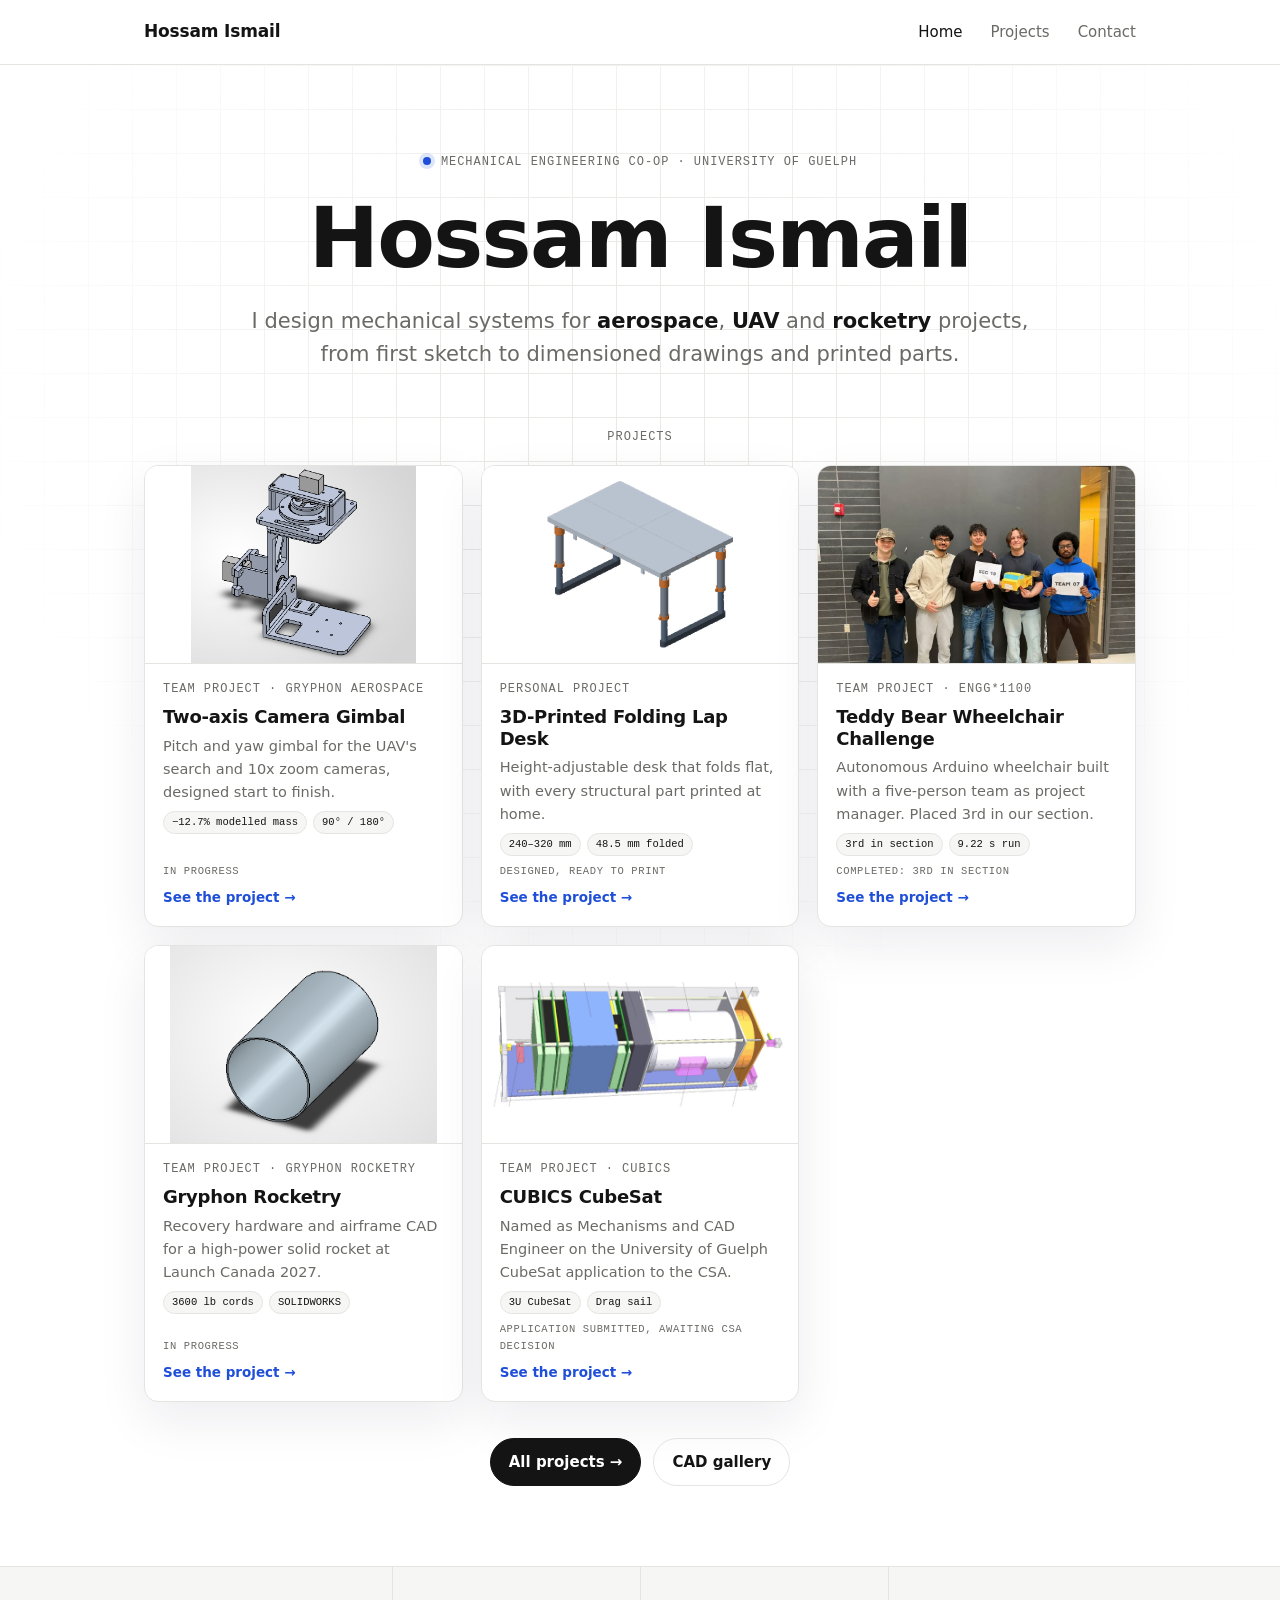
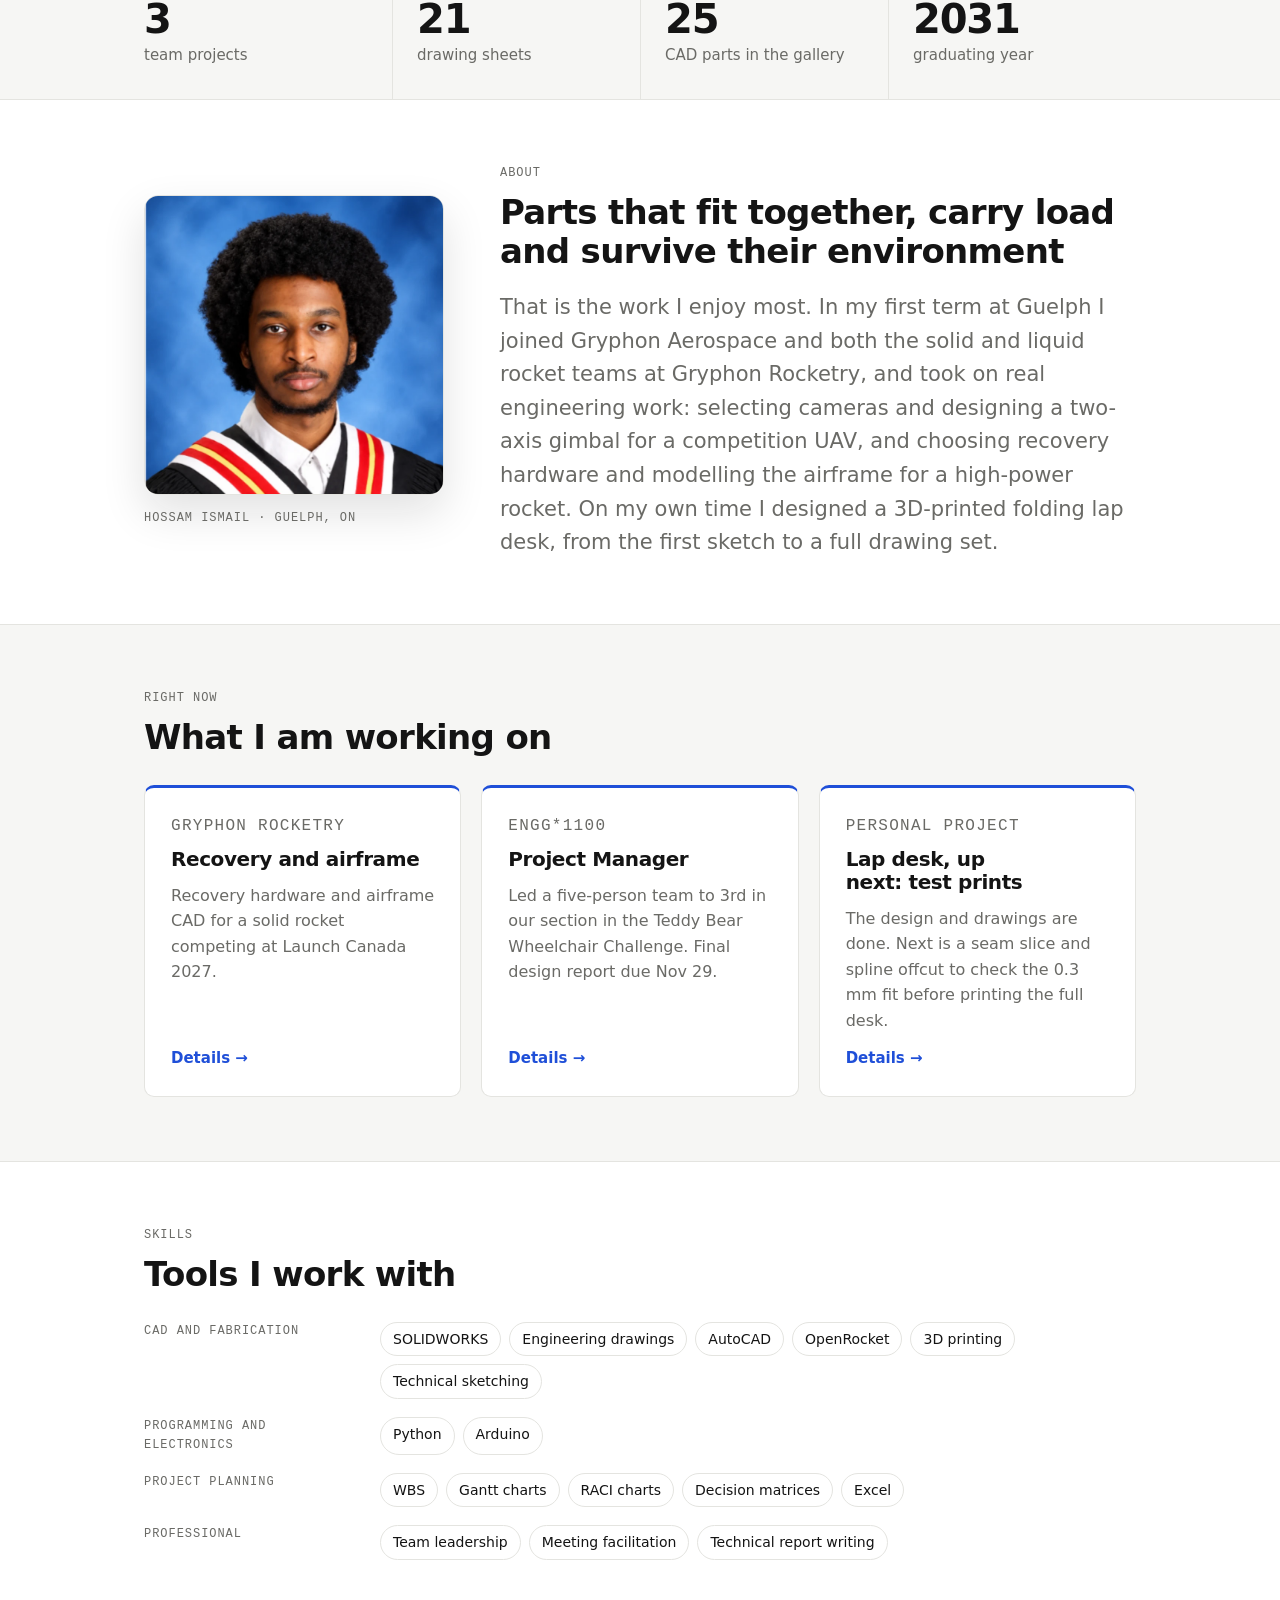
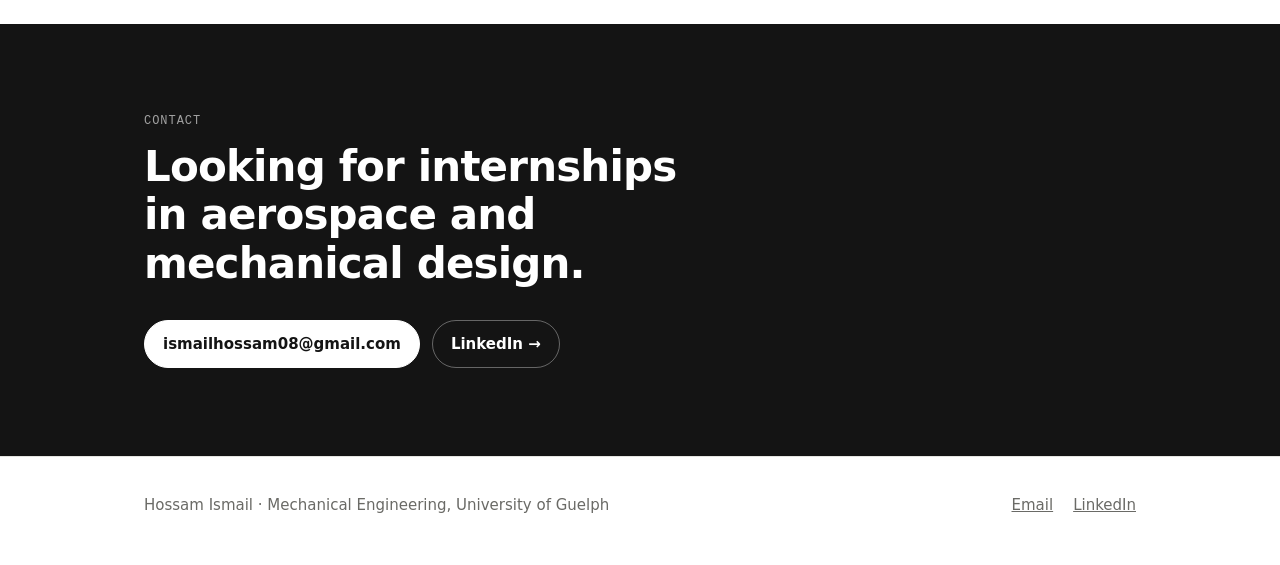
<file: index.html>
<!doctype html>
<html lang="en">
<head>
<meta charset="utf-8">
<meta name="viewport" content="width=device-width, initial-scale=1">
<title>Engineering Portfolio | Hossam Ismail</title>
<meta name="description" content="Engineering portfolio of Hossam Ismail, Mechanical Engineering Co-op student at the University of Guelph.">
<link rel="stylesheet" href="styles.css?v=25">
<link rel="icon" href="favicon.svg" type="image/svg+xml">
<meta property="og:type" content="website">
<meta property="og:url" content="https://hossamysalami.github.io/">
<meta property="og:title" content="Hossam Ismail | Engineering Portfolio">
<meta property="og:description" content="Mechanical Engineering student at the University of Guelph designing for aerospace, UAV and rocketry projects. Two-axis camera gimbal, rocket recovery CAD and more.">
<meta property="og:image" content="https://hossamysalami.github.io/images/og-image.jpg">
<meta property="og:image:width" content="1200">
<meta property="og:image:height" content="630">
<meta name="twitter:card" content="summary_large_image">
</head>
<body>
<header class="nav">
  <div class="wrap">
    <a class="brand" href="index.html">Hossam Ismail</a>
    <ul class="nav-links">
      <li><a href="index.html" class="active">Home</a></li>
      <li class="has-sub">
        <a href="projects.html">Projects</a>
        <ul class="submenu">
          <li><a href="team.html">Team Projects</a></li>
          <li><a href="personal.html">Personal Projects</a></li>
          <li><a href="cad.html">CAD</a></li>
        </ul>
      </li>
      <li><a href="index.html#contact">Contact</a></li>
    </ul>
  </div>
</header>
<main>
<section class="hero home-hero">
  <div class="wrap hero-center">
    <p class="label"><span class="dot"></span>Mechanical Engineering Co-op &middot; University of Guelph</p>
    <h1>Hossam Ismail</h1>
    <p class="lede">I design mechanical systems for <em>aerospace</em>, <em>UAV</em> and <em>rocketry</em> projects, from first sketch to dimensioned drawings and printed parts.</p>
  </div>

  <div class="wrap featured">
    <p class="label featured-label">Projects</p>
    <!-- Filled in from data.js (HOME_ORDER) by script.js -->
    <div class="home-projects" id="home-projects"></div>
    <div class="actions centered">
      <a class="btn" href="projects.html">All projects &rarr;</a>
      <a class="btn ghost" href="cad.html">CAD gallery</a>
    </div>
  </div>
</section>

<section class="stats">
  <div class="wrap stats-grid">
    <div><strong data-count="team">3</strong><span>team projects</span></div>
    <div><strong data-count="drawings">21</strong><span>drawing sheets</span></div>
    <div><strong data-count="cad">20</strong><span>CAD parts in the gallery</span></div>
    <div><strong>2031</strong><span>graduating year</span></div>
  </div>
</section>

<section class="section">
  <div class="wrap about-grid">
    <figure class="portrait">
      <img src="images/hossam.webp" alt="Portrait of Hossam Ismail" width="800" height="800">
      <figcaption class="label">Hossam Ismail &middot; Guelph, ON</figcaption>
    </figure>
    <div>
      <p class="label">About</p>
      <h2>Parts that fit together, carry load and survive their environment</h2>
      <p class="lede">That is the work I enjoy most. In my first term at Guelph I joined Gryphon Aerospace and both the solid and liquid rocket teams at Gryphon Rocketry, and took on real engineering work: selecting cameras and designing a two-axis gimbal for a competition UAV, and choosing recovery hardware and modelling the airframe for a high-power rocket. On my own time I designed a 3D-printed folding lap desk, from the first sketch to a full drawing set.</p>
    </div>
  </div>
</section>

<section class="section tinted">
  <div class="wrap">
    <p class="label">Right now</p>
    <h2>What I am working on</h2>
    <div class="grid three">
      <a class="card now" href="rocketry.html">
        <p class="label">Gryphon Rocketry</p>
        <h3>Recovery and airframe</h3>
        <p>Recovery hardware and airframe CAD for a solid rocket competing at Launch Canada 2027.</p>
        <span class="arrow">Details &rarr;</span>
      </a>
      <a class="card now" href="wheelchair-challenge.html">
        <p class="label">ENGG*1100</p>
        <h3>Project Manager</h3>
        <p>Led a five-person team to 3rd in our section in the Teddy Bear Wheelchair Challenge. Final design report due Nov 29.</p>
        <span class="arrow">Details &rarr;</span>
      </a>
      <a class="card now" href="lap-desk.html">
        <p class="label">Personal project</p>
        <h3>Lap desk, up next: test prints</h3>
        <p>The design and drawings are done. Next is a seam slice and spline offcut to check the 0.3 mm fit before printing the full desk.</p>
        <span class="arrow">Details &rarr;</span>
      </a>
    </div>
  </div>
</section>

<section class="section">
  <div class="wrap">
    <p class="label">Skills</p>
    <h2>Tools I work with</h2>
    <div class="skills">
      <div><p class="label">CAD and fabrication</p><p class="tags"><span>SOLIDWORKS</span><span>Engineering drawings</span><span>AutoCAD</span><span>OpenRocket</span><span>3D printing</span><span>Technical sketching</span></p></div>
      <div><p class="label">Programming and electronics</p><p class="tags"><span>Python</span><span>Arduino</span></p></div>
      <div><p class="label">Project planning</p><p class="tags"><span>WBS</span><span>Gantt charts</span><span>RACI charts</span><span>Decision matrices</span><span>Excel</span></p></div>
      <div><p class="label">Professional</p><p class="tags"><span>Team leadership</span><span>Meeting facilitation</span><span>Technical report writing</span></p></div>
    </div>
  </div>
</section>

<section class="contact-band" id="contact">
  <div class="wrap">
    <p class="label">Contact</p>
    <h2>Looking for internships in aerospace and mechanical design.</h2>
    <div class="actions">
      <a class="btn light" href="mailto:ismailhossam08@gmail.com">ismailhossam08@gmail.com</a>
      <a class="btn outline" href="https://www.linkedin.com/in/hossamismail123" target="_blank" rel="noopener">LinkedIn &rarr;</a>
    </div>
  </div>
</section>
</main>
<footer class="footer">
  <div class="wrap">
    <span>Hossam Ismail &middot; Mechanical Engineering, University of Guelph</span>
    <span><a href="mailto:ismailhossam08@gmail.com">Email</a><a href="https://www.linkedin.com/in/hossamismail123" target="_blank" rel="noopener">LinkedIn</a></span>
  </div>
</footer>
<script src="data.js?v=25"></script>
<script src="script.js?v=25"></script>

</body>
</html>
</file>
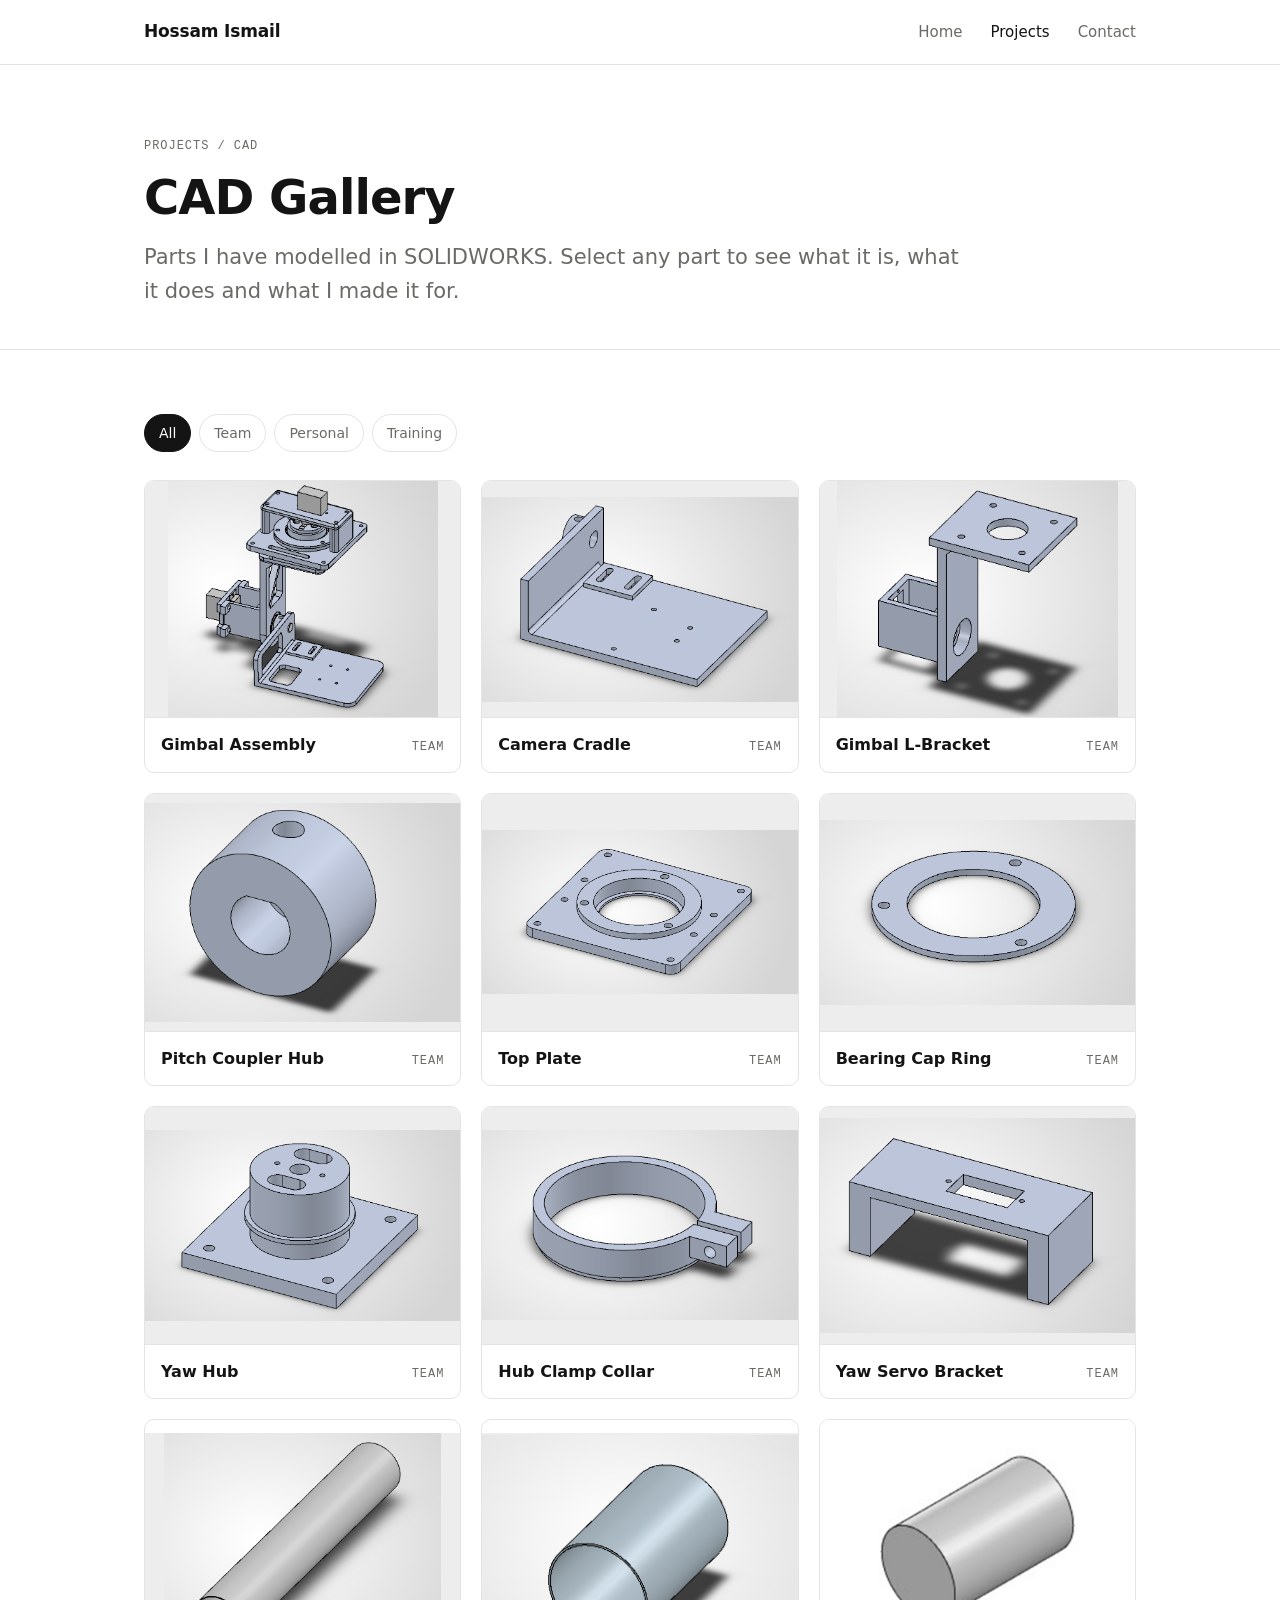
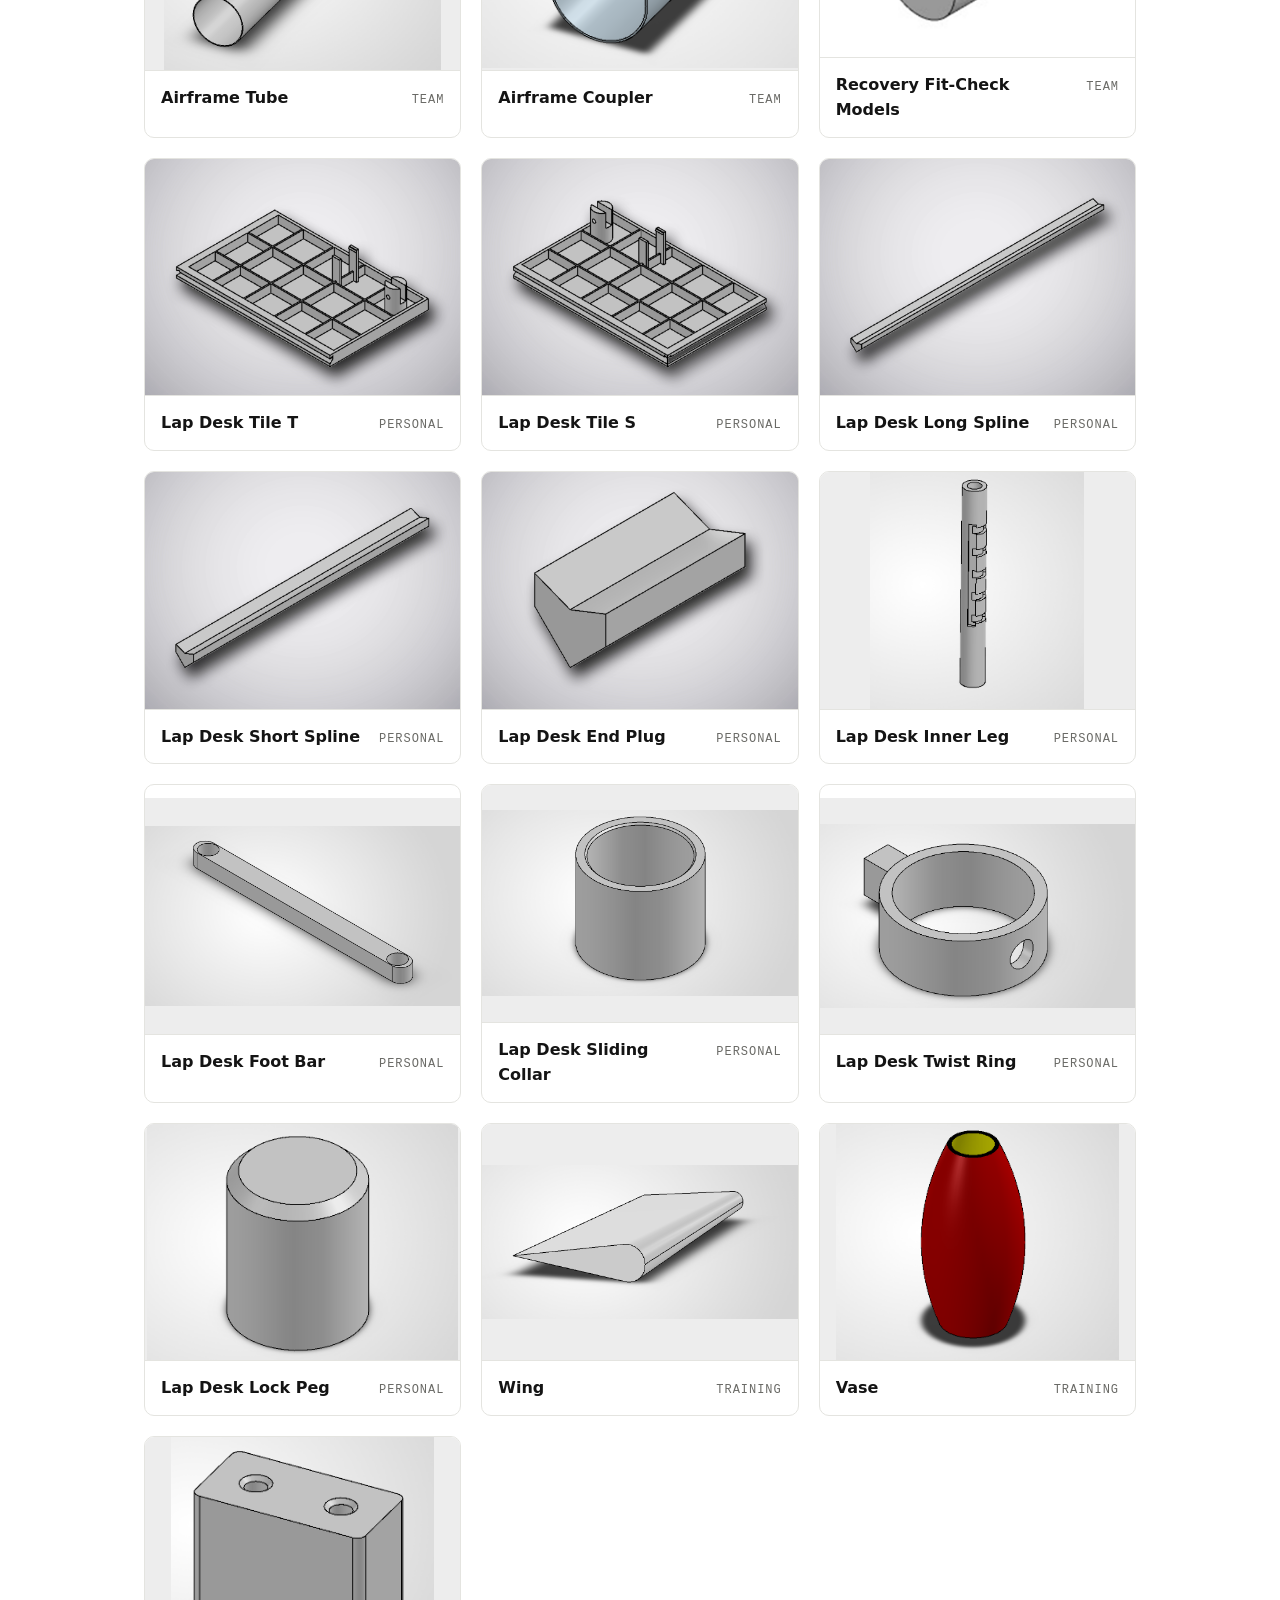
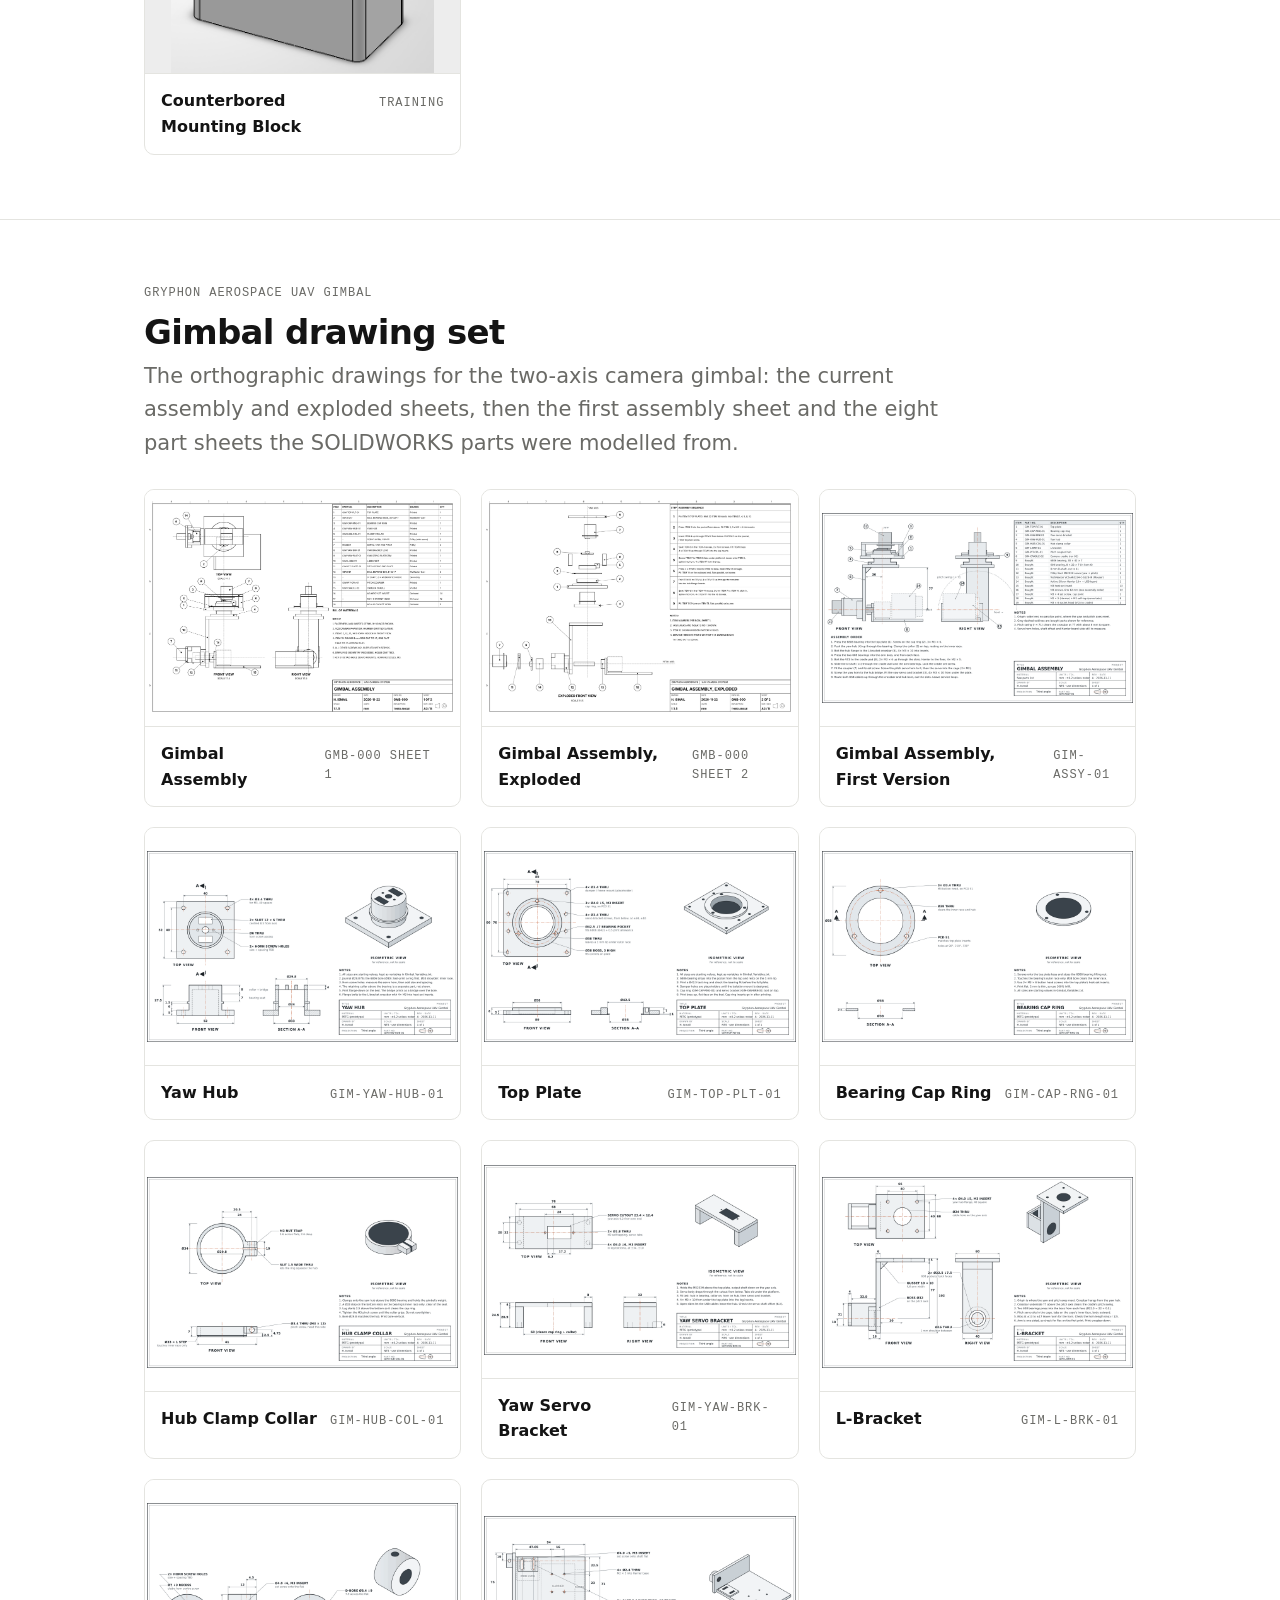
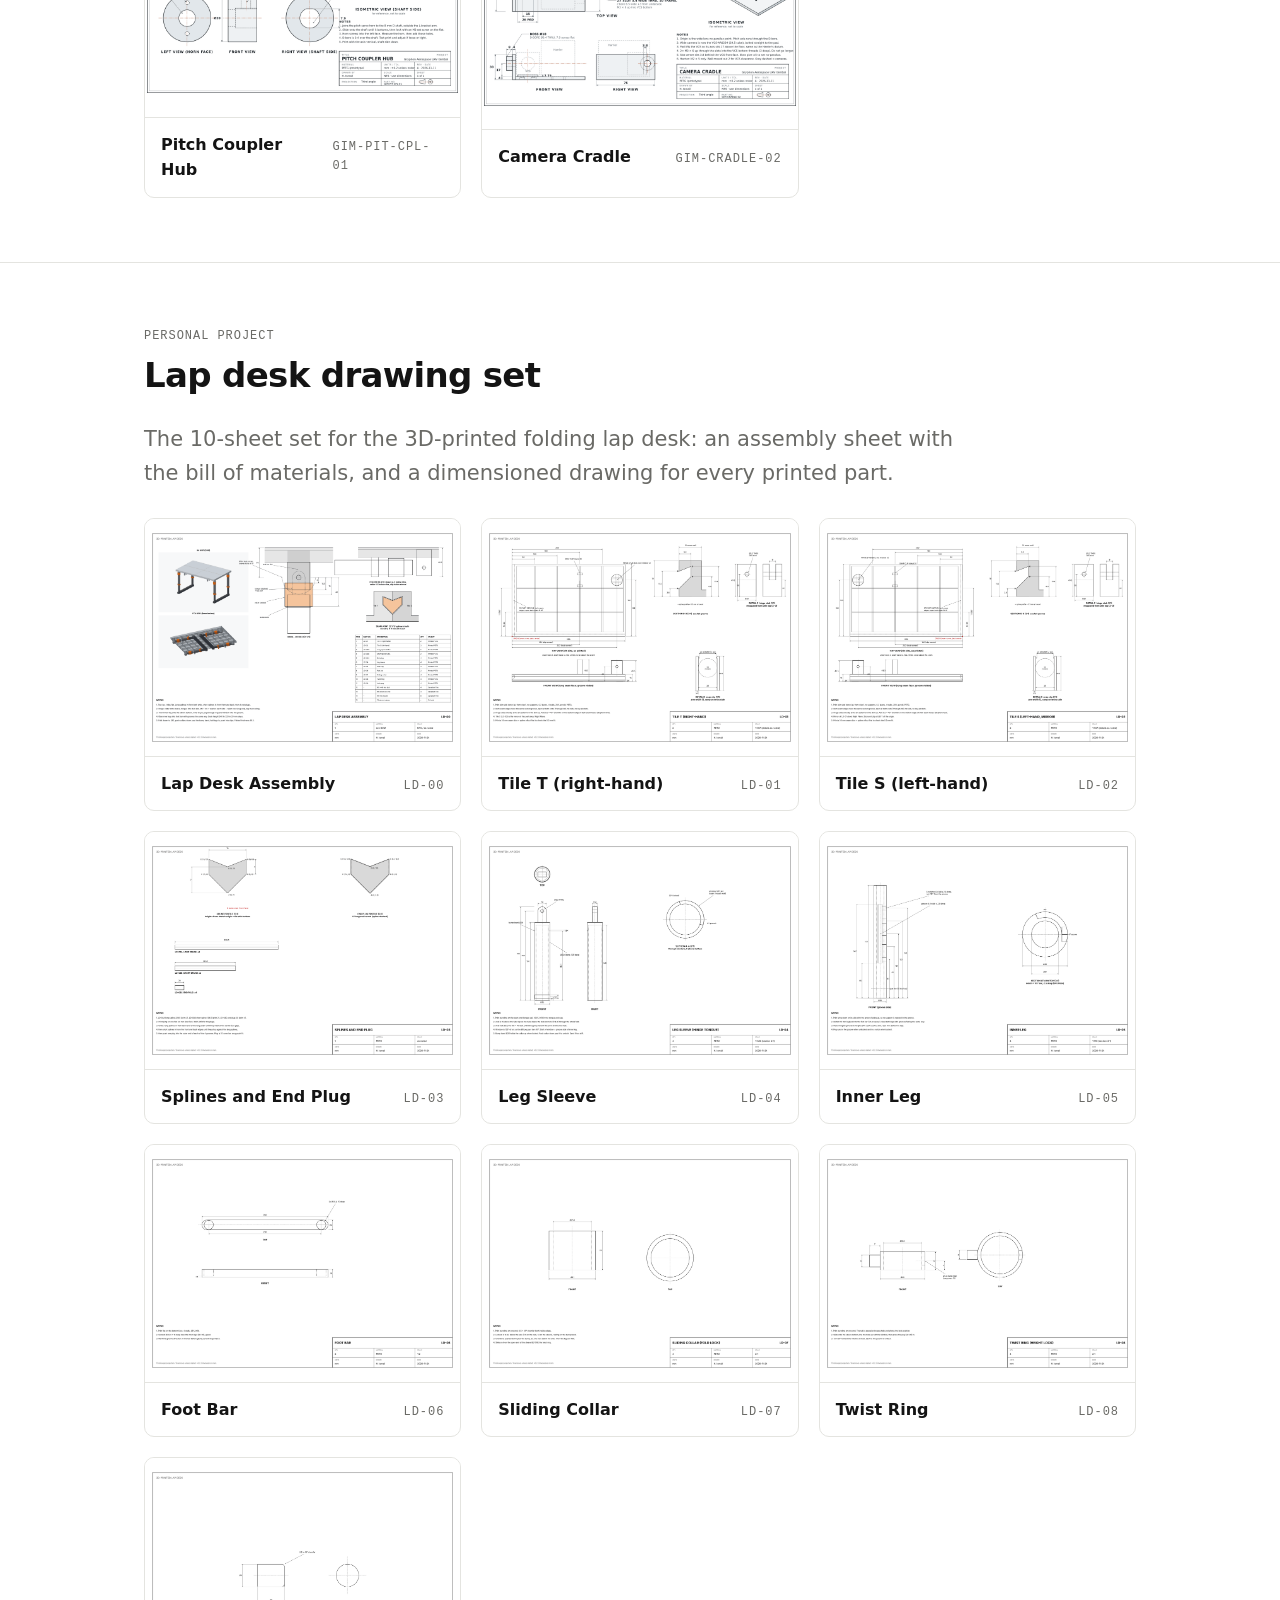
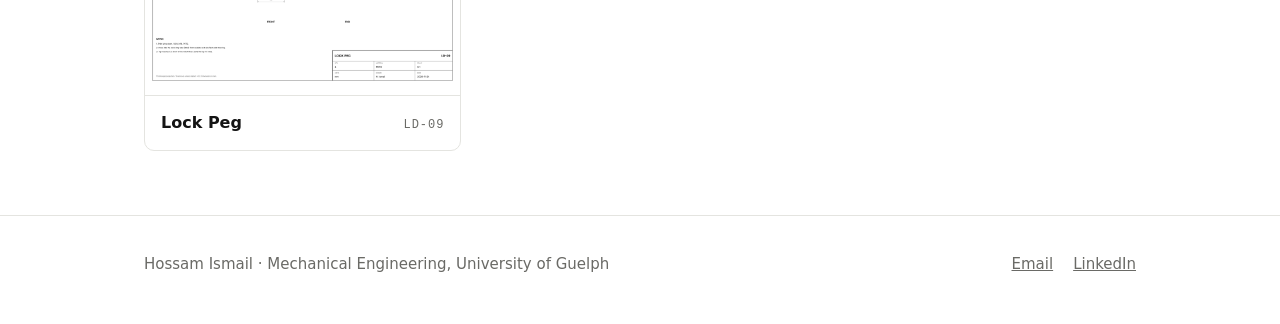
<file: cad.html>
<!doctype html>
<html lang="en">
<head>
<meta charset="utf-8">
<meta name="viewport" content="width=device-width, initial-scale=1">
<title>CAD | Hossam Ismail</title>
<meta name="description" content="Engineering portfolio of Hossam Ismail, Mechanical Engineering Co-op student at the University of Guelph.">
<link rel="stylesheet" href="styles.css?v=25">
<link rel="icon" href="favicon.svg" type="image/svg+xml">
</head>
<body>
<header class="nav">
  <div class="wrap">
    <a class="brand" href="index.html">Hossam Ismail</a>
    <ul class="nav-links">
      <li><a href="index.html">Home</a></li>
      <li class="has-sub">
        <a href="projects.html" class="active">Projects</a>
        <ul class="submenu">
          <li><a href="team.html">Team Projects</a></li>
          <li><a href="personal.html">Personal Projects</a></li>
          <li><a href="cad.html">CAD</a></li>
        </ul>
      </li>
      <li><a href="index.html#contact">Contact</a></li>
    </ul>
  </div>
</header>
<main>
<section class="page-head">
  <div class="wrap">
    <p class="label crumbs"><a href="projects.html">Projects</a> / CAD</p>
    <h1>CAD Gallery</h1>
    <p class="lede">Parts I have modelled in SOLIDWORKS. Select any part to see what it is, what it does and what I made it for.</p>
  </div>
</section>
<section class="section">
  <div class="wrap">
    <div class="filters" id="cad-filters"></div>
    <div class="gallery" id="cad-gallery"></div>
  </div>
</section>
<section class="section" id="drawings">
  <div class="wrap">
    <p class="label">Gryphon Aerospace UAV gimbal</p>
    <h2>Gimbal drawing set</h2>
    <p class="lede" style="margin-bottom:28px">The orthographic drawings for the two-axis camera gimbal: the current assembly and exploded sheets, then the first assembly sheet and the eight part sheets the SOLIDWORKS parts were modelled from.</p>
    <div class="gallery" id="drawing-gallery"></div>
  </div>
</section>
<section class="section" id="lapdesk-drawings-section">
  <div class="wrap">
    <p class="label">Personal project</p>
    <h2>Lap desk drawing set</h2>
    <p class="lede" style="margin-bottom:28px">The 10-sheet set for the 3D-printed folding lap desk: an assembly sheet with the bill of materials, and a dimensioned drawing for every printed part.</p>
    <div class="gallery" id="lapdesk-drawings"></div>
  </div>
</section>
</main>
<footer class="footer">
  <div class="wrap">
    <span>Hossam Ismail &middot; Mechanical Engineering, University of Guelph</span>
    <span><a href="mailto:ismailhossam08@gmail.com">Email</a><a href="https://www.linkedin.com/in/hossamismail123" target="_blank" rel="noopener">LinkedIn</a></span>
  </div>
</footer>
<script src="data.js?v=25"></script>
<script src="script.js?v=25"></script>
</body>
</html>
</file>
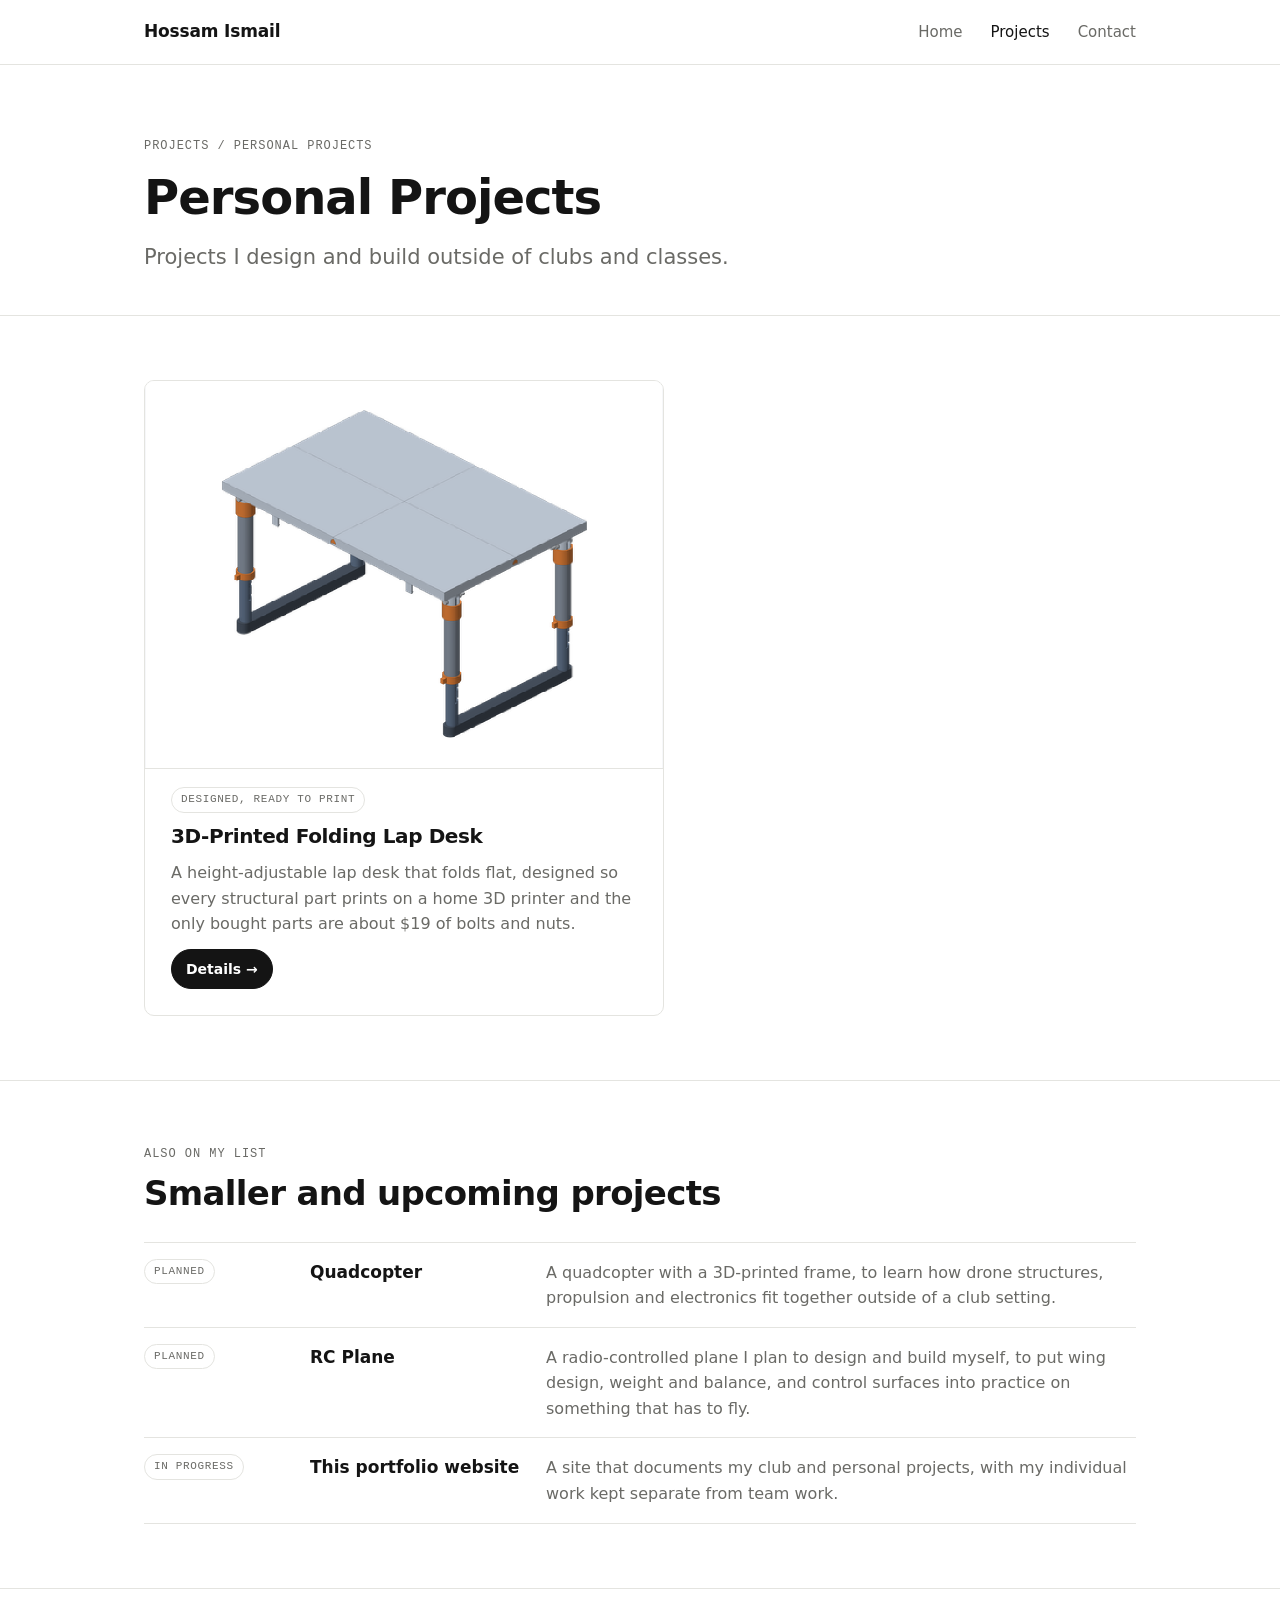
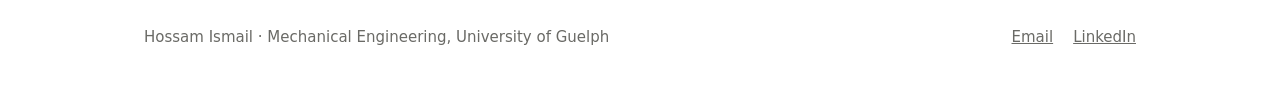
<file: personal.html>
<!doctype html>
<html lang="en">
<head>
<meta charset="utf-8">
<meta name="viewport" content="width=device-width, initial-scale=1">
<title>Personal Projects | Hossam Ismail</title>
<meta name="description" content="Engineering portfolio of Hossam Ismail, Mechanical Engineering Co-op student at the University of Guelph.">
<link rel="stylesheet" href="styles.css?v=25">
<link rel="icon" href="favicon.svg" type="image/svg+xml">
</head>
<body>
<header class="nav">
  <div class="wrap">
    <a class="brand" href="index.html">Hossam Ismail</a>
    <ul class="nav-links">
      <li><a href="index.html">Home</a></li>
      <li class="has-sub">
        <a href="projects.html" class="active">Projects</a>
        <ul class="submenu">
          <li><a href="team.html">Team Projects</a></li>
          <li><a href="personal.html">Personal Projects</a></li>
          <li><a href="cad.html">CAD</a></li>
        </ul>
      </li>
      <li><a href="index.html#contact">Contact</a></li>
    </ul>
  </div>
</header>
<main>
<section class="page-head">
  <div class="wrap">
    <p class="label crumbs"><a href="projects.html">Projects</a> / Personal Projects</p>
    <h1>Personal Projects</h1>
    <p class="lede">Projects I design and build outside of clubs and classes.</p>
  </div>
</section>
<section class="section">
  <div class="wrap">
    <div class="grid two" id="personal-grid"></div>
  </div>
</section>
<section class="section" id="personal-more-section">
  <div class="wrap">
    <p class="label">Also on my list</p>
    <h2>Smaller and upcoming projects</h2>
    <ul class="more-list" id="personal-more"></ul>
  </div>
</section>
</main>
<footer class="footer">
  <div class="wrap">
    <span>Hossam Ismail &middot; Mechanical Engineering, University of Guelph</span>
    <span><a href="mailto:ismailhossam08@gmail.com">Email</a><a href="https://www.linkedin.com/in/hossamismail123" target="_blank" rel="noopener">LinkedIn</a></span>
  </div>
</footer>
<script src="data.js?v=25"></script>
<script src="script.js?v=25"></script>
</body>
</html>
</file>
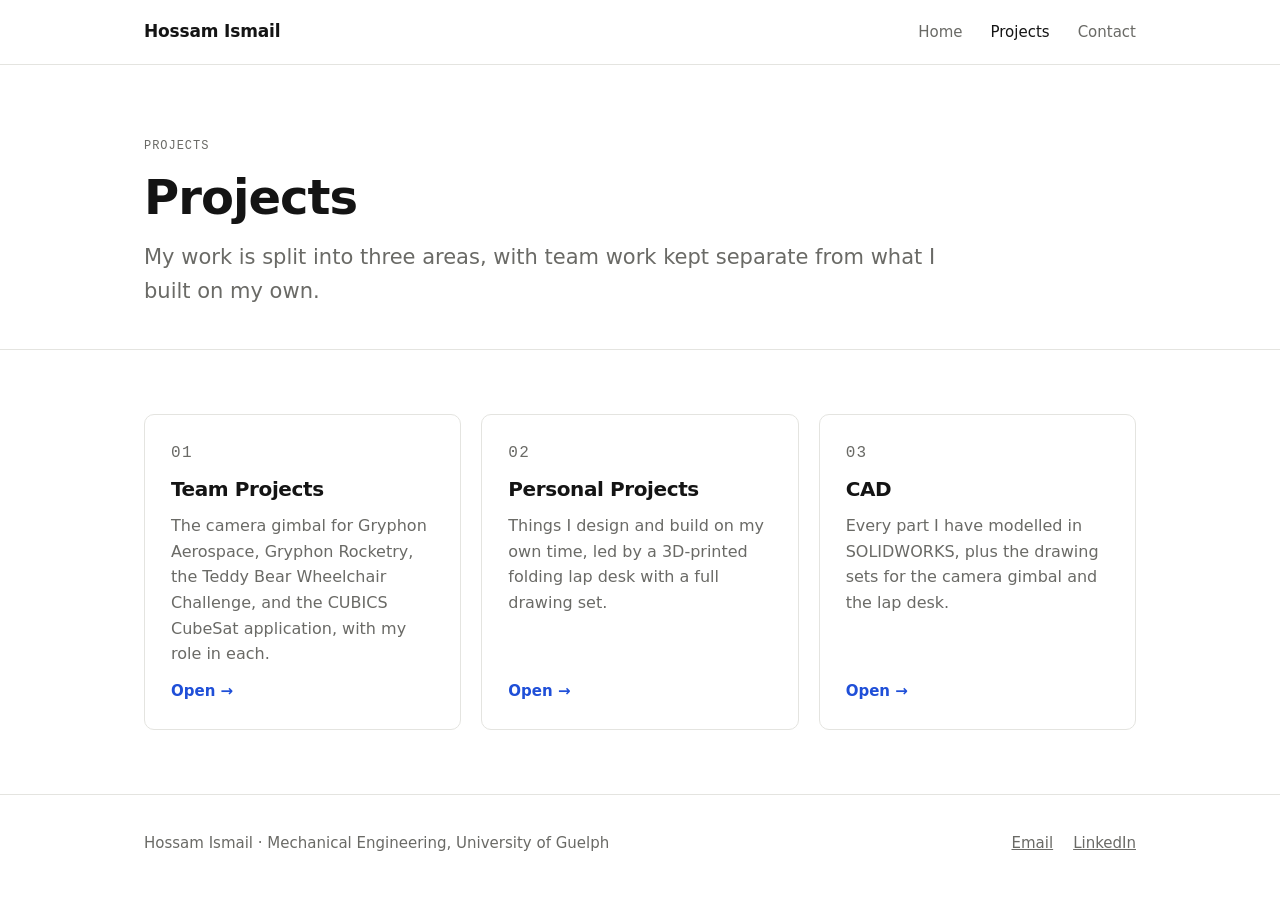
<file: projects.html>
<!doctype html>
<html lang="en">
<head>
<meta charset="utf-8">
<meta name="viewport" content="width=device-width, initial-scale=1">
<title>Projects | Hossam Ismail</title>
<meta name="description" content="Engineering portfolio of Hossam Ismail, Mechanical Engineering Co-op student at the University of Guelph.">
<link rel="stylesheet" href="styles.css?v=25">
<link rel="icon" href="favicon.svg" type="image/svg+xml">
</head>
<body>
<header class="nav">
  <div class="wrap">
    <a class="brand" href="index.html">Hossam Ismail</a>
    <ul class="nav-links">
      <li><a href="index.html">Home</a></li>
      <li class="has-sub">
        <a href="projects.html" class="active">Projects</a>
        <ul class="submenu">
          <li><a href="team.html">Team Projects</a></li>
          <li><a href="personal.html">Personal Projects</a></li>
          <li><a href="cad.html">CAD</a></li>
        </ul>
      </li>
      <li><a href="index.html#contact">Contact</a></li>
    </ul>
  </div>
</header>
<main>
<section class="page-head">
  <div class="wrap">
    <p class="label">Projects</p>
    <h1>Projects</h1>
    <p class="lede">My work is split into three areas, with team work kept separate from what I built on my own.</p>
  </div>
</section>
<section class="section">
  <div class="wrap">
    <div class="grid three">
      <a class="card" href="team.html">
        <p class="label">01</p>
        <h3>Team Projects</h3>
        <p>The camera gimbal for Gryphon Aerospace, Gryphon Rocketry, the Teddy Bear Wheelchair Challenge, and the CUBICS CubeSat application, with my role in each.</p>
        <span class="arrow">Open &rarr;</span>
      </a>
      <a class="card" href="personal.html">
        <p class="label">02</p>
        <h3>Personal Projects</h3>
        <p>Things I design and build on my own time, led by a 3D-printed folding lap desk with a full drawing set.</p>
        <span class="arrow">Open &rarr;</span>
      </a>
      <a class="card" href="cad.html">
        <p class="label">03</p>
        <h3>CAD</h3>
        <p>Every part I have modelled in SOLIDWORKS, plus the drawing sets for the camera gimbal and the lap desk.</p>
        <span class="arrow">Open &rarr;</span>
      </a>
    </div>
  </div>
</section>
</main>
<footer class="footer">
  <div class="wrap">
    <span>Hossam Ismail &middot; Mechanical Engineering, University of Guelph</span>
    <span><a href="mailto:ismailhossam08@gmail.com">Email</a><a href="https://www.linkedin.com/in/hossamismail123" target="_blank" rel="noopener">LinkedIn</a></span>
  </div>
</footer>

</body>
</html>
</file>
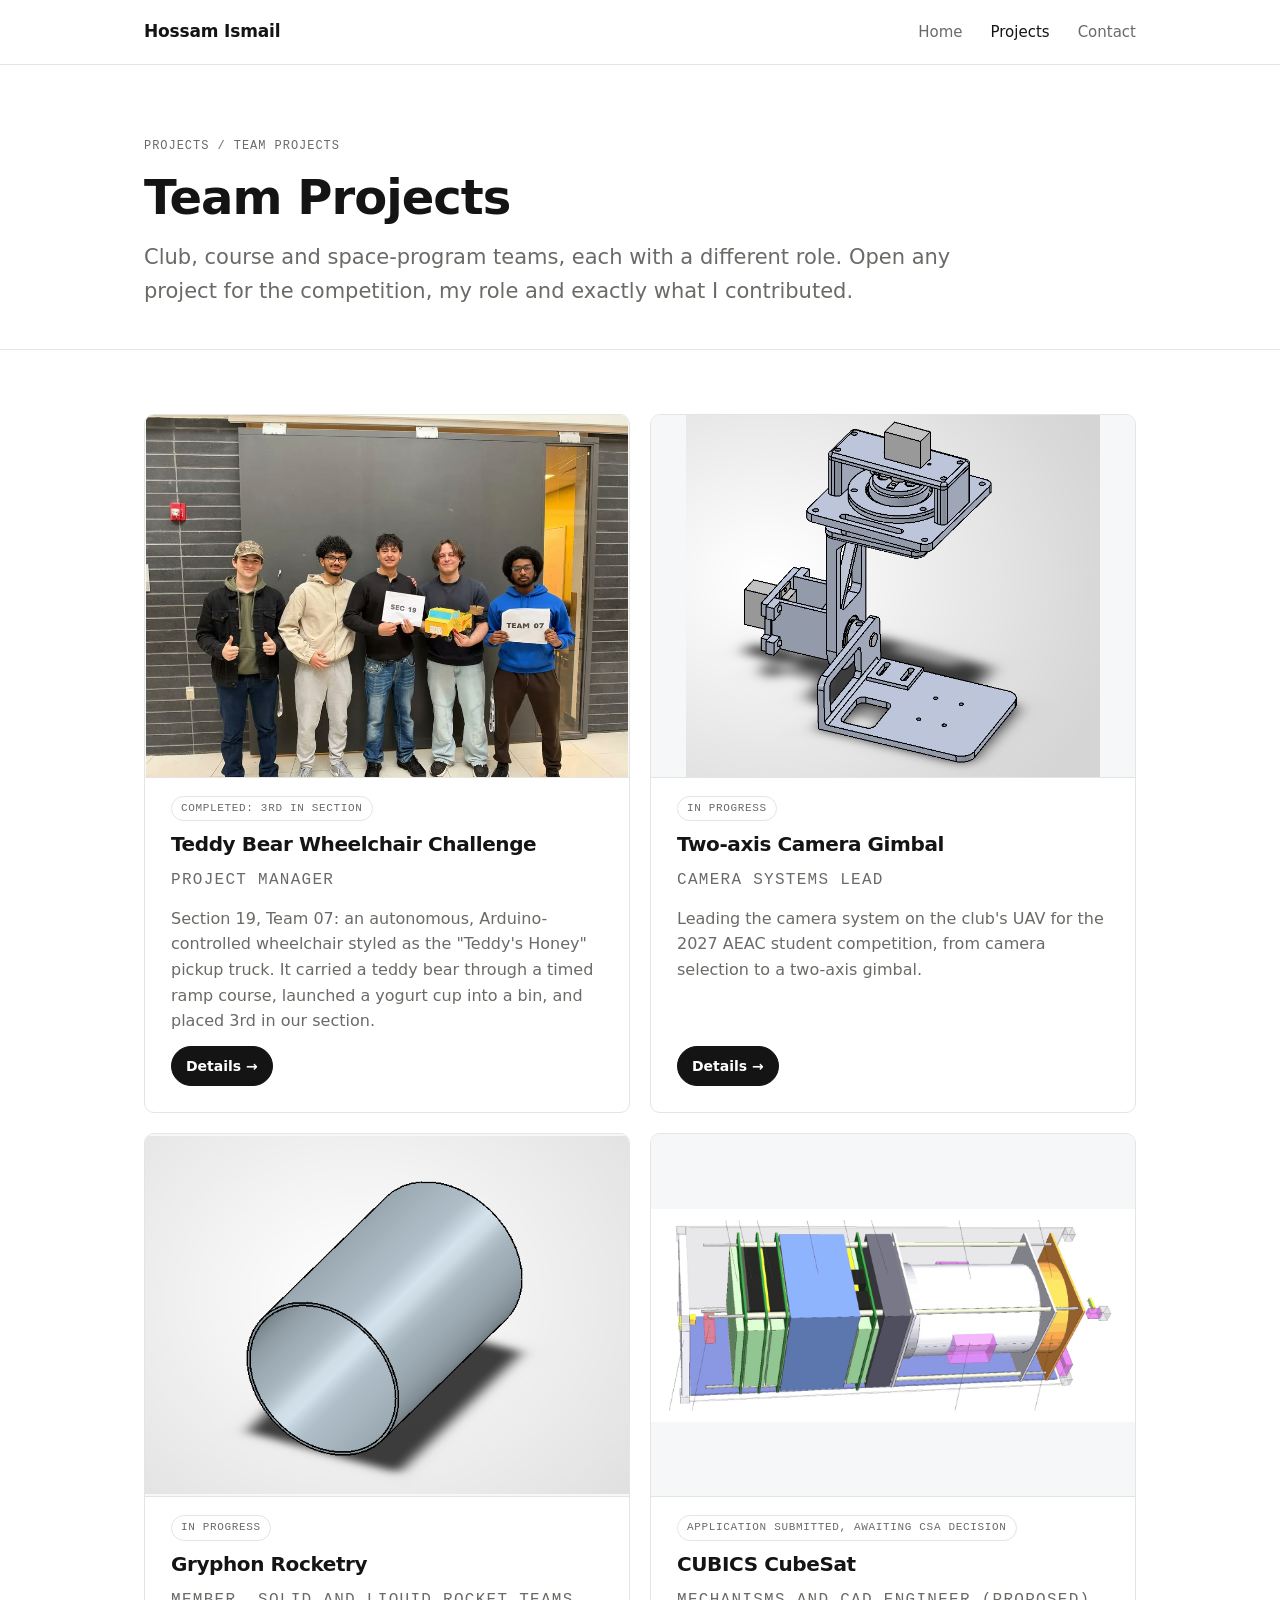
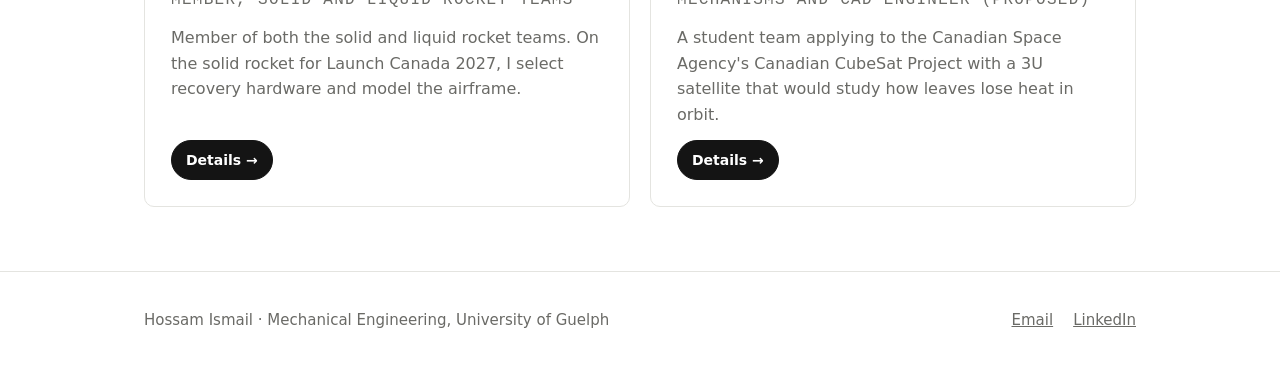
<file: team.html>
<!doctype html>
<html lang="en">
<head>
<meta charset="utf-8">
<meta name="viewport" content="width=device-width, initial-scale=1">
<title>Team Projects | Hossam Ismail</title>
<meta name="description" content="Engineering portfolio of Hossam Ismail, Mechanical Engineering Co-op student at the University of Guelph.">
<link rel="stylesheet" href="styles.css?v=25">
<link rel="icon" href="favicon.svg" type="image/svg+xml">
</head>
<body>
<header class="nav">
  <div class="wrap">
    <a class="brand" href="index.html">Hossam Ismail</a>
    <ul class="nav-links">
      <li><a href="index.html">Home</a></li>
      <li class="has-sub">
        <a href="projects.html" class="active">Projects</a>
        <ul class="submenu">
          <li><a href="team.html">Team Projects</a></li>
          <li><a href="personal.html">Personal Projects</a></li>
          <li><a href="cad.html">CAD</a></li>
        </ul>
      </li>
      <li><a href="index.html#contact">Contact</a></li>
    </ul>
  </div>
</header>
<main>
<section class="page-head">
  <div class="wrap">
    <p class="label crumbs"><a href="projects.html">Projects</a> / Team Projects</p>
    <h1>Team Projects</h1>
    <p class="lede">Club, course and space-program teams, each with a different role. Open any project for the competition, my role and exactly what I contributed.</p>
  </div>
</section>
<section class="section">
  <div class="wrap">
    <div class="grid three" id="team-grid"></div>
  </div>
</section>
</main>
<footer class="footer">
  <div class="wrap">
    <span>Hossam Ismail &middot; Mechanical Engineering, University of Guelph</span>
    <span><a href="mailto:ismailhossam08@gmail.com">Email</a><a href="https://www.linkedin.com/in/hossamismail123" target="_blank" rel="noopener">LinkedIn</a></span>
  </div>
</footer>
<script src="data.js?v=25"></script>
<script src="script.js?v=25"></script>
</body>
</html>
</file>
<file: styles.css>
:root {
  --bg: #ffffff;
  --surface: #f6f6f4;
  --ink: #141414;
  --muted: #6a6a66;
  --line: #e4e4e0;
  --accent: #1f4fd8;
  --radius: 10px;
  --wrap: 1040px;
  --sans: "Inter", system-ui, -apple-system, "Segoe UI", Roboto, Helvetica, Arial, sans-serif;
  --mono: ui-monospace, "SF Mono", "Cascadia Mono", Consolas, monospace;
}

* { box-sizing: border-box; }

html { scroll-behavior: smooth; }

body {
  margin: 0;
  background: var(--bg);
  color: var(--ink);
  font-family: var(--sans);
  font-size: 17px;
  line-height: 1.6;
  -webkit-font-smoothing: antialiased;
}

a { color: inherit; }

.wrap {
  max-width: var(--wrap);
  margin: 0 auto;
  padding: 0 24px;
}

/* ---------- Nav ---------- */

.nav {
  position: sticky;
  top: 0;
  z-index: 10;
  background: rgba(255, 255, 255, 0.9);
  backdrop-filter: blur(8px);
  border-bottom: 1px solid var(--line);
}

.nav .wrap {
  display: flex;
  align-items: center;
  justify-content: space-between;
  height: 64px;
}

.brand {
  font-weight: 650;
  letter-spacing: -0.01em;
  text-decoration: none;
}

.nav-links {
  display: flex;
  gap: 28px;
  list-style: none;
  margin: 0;
  padding: 0;
}

.nav-links > li { position: relative; }

.nav-links a {
  text-decoration: none;
  color: var(--muted);
  font-size: 15px;
  padding: 8px 0;
  transition: color 0.15s;
}

.nav-links a:hover,
.nav-links a.active { color: var(--ink); }

.submenu {
  position: absolute;
  top: 100%;
  right: 0;
  min-width: 190px;
  margin: 0;
  padding: 8px;
  list-style: none;
  background: var(--bg);
  border: 1px solid var(--line);
  border-radius: var(--radius);
  box-shadow: 0 12px 32px rgba(0, 0, 0, 0.08);
  opacity: 0;
  visibility: hidden;
  transform: translateY(4px);
  transition: opacity 0.15s, transform 0.15s, visibility 0.15s;
}

.has-sub:hover .submenu,
.has-sub:focus-within .submenu {
  opacity: 1;
  visibility: visible;
  transform: translateY(8px);
}

.submenu a {
  display: block;
  padding: 8px 10px;
  border-radius: 6px;
}

.submenu a:hover { background: var(--surface); }

/* ---------- Type ---------- */

.label {
  font-family: var(--mono);
  font-size: 12px;
  letter-spacing: 0.08em;
  text-transform: uppercase;
  color: var(--muted);
}

h1, h2, h3 {
  line-height: 1.15;
  letter-spacing: -0.02em;
  margin: 0;
  text-wrap: balance;
}

h1 { font-size: clamp(38px, 6vw, 64px); font-weight: 650; }
h2 { font-size: clamp(26px, 3.4vw, 34px); font-weight: 620; }
h3 { font-size: 20px; font-weight: 620; }

p { margin: 0; }

.lede {
  font-size: clamp(18px, 2vw, 21px);
  color: var(--muted);
  max-width: 62ch;
}

/* ---------- Sections ---------- */

.hero { padding: 104px 0 88px; }
.hero h1 { margin: 18px 0 22px; }

.page-head { padding: 72px 0 40px; }
.page-head h1 { font-size: clamp(34px, 5vw, 48px); margin: 14px 0 16px; }

.crumbs a { text-decoration: none; }
.crumbs a:hover { color: var(--ink); }

.section {
  padding: 64px 0;
  border-top: 1px solid var(--line);
}

.section > .wrap > h2 { margin: 10px 0 28px; }

.actions {
  display: flex;
  flex-wrap: wrap;
  gap: 12px;
  margin-top: 32px;
}

.btn {
  display: inline-flex;
  align-items: center;
  gap: 8px;
  padding: 11px 18px;
  border: 1px solid var(--ink);
  border-radius: 999px;
  background: var(--ink);
  color: #fff;
  font: inherit;
  font-size: 15px;
  font-weight: 550;
  text-decoration: none;
  cursor: pointer;
  transition: background 0.15s, color 0.15s, border-color 0.15s;
}

.btn:hover { background: var(--accent); border-color: var(--accent); }

.btn.ghost { background: transparent; color: var(--ink); border-color: var(--line); }
.btn.ghost:hover { border-color: var(--ink); background: transparent; }

.btn.small { padding: 8px 14px; font-size: 14px; }

/* ---------- Grids and cards ---------- */

.grid { display: grid; gap: 20px; }
.grid.three { grid-template-columns: repeat(auto-fill, minmax(280px, 1fr)); }
.grid.two { grid-template-columns: repeat(auto-fill, minmax(320px, 1fr)); }
#team-grid { grid-template-columns: repeat(2, minmax(0, 1fr)); }
@media (max-width: 720px) { #team-grid { grid-template-columns: 1fr; } }

.card {
  display: flex;
  flex-direction: column;
  gap: 12px;
  padding: 26px;
  border: 1px solid var(--line);
  border-radius: var(--radius);
  background: var(--bg);
  text-decoration: none;
  transition: border-color 0.15s, transform 0.15s, box-shadow 0.15s;
}

a.card:hover,
.card.lift:hover {
  border-color: var(--ink);
  transform: translateY(-2px);
  box-shadow: 0 10px 28px rgba(0, 0, 0, 0.06);
}

.card p { color: var(--muted); font-size: 16px; }
.card .btn { align-self: flex-start; margin-top: auto; }
.card .spacer { flex: 1; }
.card .arrow { margin-top: auto; font-size: 15px; font-weight: 550; color: var(--accent); }

.status {
  align-self: flex-start;
  font-family: var(--mono);
  font-size: 11px;
  letter-spacing: 0.06em;
  text-transform: uppercase;
  padding: 3px 9px;
  border: 1px solid var(--line);
  border-radius: 999px;
  color: var(--muted);
}

.facts {
  display: grid;
  grid-template-columns: repeat(auto-fit, minmax(200px, 1fr));
  gap: 28px;
}

.facts div p:last-child { margin-top: 6px; }

.skills { display: grid; gap: 18px; }
.skills div { display: grid; grid-template-columns: 220px 1fr; gap: 16px; }
.skills p:last-child { color: var(--muted); }

/* ---------- CAD gallery ---------- */

.gallery {
  display: grid;
  grid-template-columns: repeat(auto-fill, minmax(280px, 1fr));
  gap: 20px;
}

.tile {
  padding: 0;
  border: 1px solid var(--line);
  border-radius: var(--radius);
  background: var(--bg);
  font: inherit;
  color: inherit;
  text-align: left;
  cursor: pointer;
  overflow: hidden;
  transition: border-color 0.15s, transform 0.15s, box-shadow 0.15s;
}

.tile:hover,
.tile:focus-visible {
  border-color: var(--ink);
  transform: translateY(-2px);
  box-shadow: 0 10px 28px rgba(0, 0, 0, 0.06);
  outline: none;
}

/* Every CAD image sits in the same 4:3 frame, whatever its original size. */
.frame {
  aspect-ratio: 4 / 3;
  background: #ededed;
  display: block;
  overflow: hidden;
}

.frame img {
  width: 100%;
  height: 100%;
  object-fit: contain;
  display: block;
  transition: transform 0.3s ease;
}

.tile:hover .frame img { transform: scale(1.04); }

.tile-caption {
  display: flex;
  align-items: baseline;
  justify-content: space-between;
  gap: 12px;
  padding: 14px 16px;
  border-top: 1px solid var(--line);
}

.tile-caption strong { font-weight: 600; font-size: 16px; }

.filters { display: flex; flex-wrap: wrap; gap: 8px; margin-bottom: 28px; }

.chip {
  padding: 7px 14px;
  border: 1px solid var(--line);
  border-radius: 999px;
  background: transparent;
  font: inherit;
  font-size: 14px;
  color: var(--muted);
  cursor: pointer;
  transition: all 0.15s;
}

.chip:hover { border-color: var(--ink); color: var(--ink); }
.chip.on { background: var(--ink); border-color: var(--ink); color: #fff; }

/* ---------- Modal ---------- */

dialog.modal {
  width: min(880px, calc(100vw - 32px));
  max-height: calc(100vh - 48px);
  padding: 0;
  border: none;
  border-radius: 14px;
  background: var(--bg);
  color: var(--ink);
  box-shadow: 0 30px 80px rgba(0, 0, 0, 0.25);
  opacity: 0;
  transform: translateY(16px) scale(0.97);
  transition: opacity 0.25s ease, transform 0.25s cubic-bezier(0.2, 0.8, 0.2, 1);
  overflow: auto;
}

dialog.modal::backdrop {
  background: rgba(20, 20, 20, 0);
  backdrop-filter: blur(0);
  transition: background 0.25s ease, backdrop-filter 0.25s ease;
}

dialog.modal.open { opacity: 1; transform: none; }
dialog.modal.open::backdrop { background: rgba(20, 20, 20, 0.45); backdrop-filter: blur(3px); }

.modal-close {
  position: sticky;
  top: 12px;
  float: right;
  margin: 12px 12px 0 0;
  width: 36px;
  height: 36px;
  border: 1px solid var(--line);
  border-radius: 50%;
  background: var(--bg);
  font-size: 20px;
  line-height: 1;
  cursor: pointer;
  z-index: 2;
}

.modal-close:hover { border-color: var(--ink); }

.modal-body { padding: 36px; }
.modal-body h2 { margin: 10px 0 6px; }
.modal-body .sub { color: var(--muted); margin-bottom: 24px; }
.modal-body h4 {
  margin: 26px 0 8px;
  font-family: var(--mono);
  font-size: 12px;
  font-weight: 500;
  letter-spacing: 0.08em;
  text-transform: uppercase;
  color: var(--muted);
}
.modal-body ul { margin: 0; padding-left: 20px; }
.modal-body li { margin-bottom: 6px; }

.modal-cad { display: grid; grid-template-columns: 1.1fr 1fr; }
.modal-cad .frame { aspect-ratio: auto; min-height: 340px; height: 100%; }
.modal-cad .modal-body { padding: 36px 32px; }

/* Drawings: white sheets, shown large in the pop-up so the dimensions are readable. */
.frame.sheet { background: #fff; }

.missing {
  display: flex;
  align-items: center;
  justify-content: center;
  width: 100%;
  height: 100%;
  min-height: 120px;
  padding: 16px;
  text-align: center;
  font-family: var(--mono);
  font-size: 12px;
  letter-spacing: 0.06em;
  text-transform: uppercase;
  color: var(--muted);
  background: repeating-linear-gradient(45deg, #fafafa, #fafafa 10px, #f1f1ef 10px, #f1f1ef 20px);
}

dialog.modal.wide { width: min(1180px, calc(100vw - 32px)); }

/* Personal project cards with a picture, and their step-by-step details */
.card.has-image { padding-top: 0; overflow: hidden; }
.card.has-image .card-image { margin: 0 -26px 6px; border-bottom: 1px solid var(--line); background: #f6f7f9; }

.modal-gallery { display: grid; grid-template-columns: repeat(3, minmax(0, 1fr)); gap: 16px; margin-top: 24px; }
.modal-gallery figure { margin: 0; border: 1px solid var(--line); border-radius: var(--radius); overflow: hidden; }
.modal-gallery .frame { background: #f6f7f9; }
.modal-gallery figcaption { padding: 10px 14px; border-top: 1px solid var(--line); }

.step { margin-top: 30px; padding-left: 18px; border-left: 2px solid var(--line); }
.step h4 { display: flex; align-items: center; gap: 10px; margin-top: 0; color: var(--ink); }
.step-no {
  display: inline-grid;
  place-items: center;
  width: 24px;
  height: 24px;
  border-radius: 50%;
  background: var(--accent);
  color: #fff;
  font-size: 12px;
  letter-spacing: 0;
}
.step p + p, .step p + ul { margin-top: 10px; }

.hint { color: var(--muted); font-size: 14px; margin-bottom: 14px; }
.modal-body .hint { margin-top: 18px; }

/* Project cards: the card opens a quick-look pop-up, the button opens the full page */
.card.clickable { cursor: pointer; }
.card.clickable:hover h3 { color: var(--accent); }
.card.clickable:focus-visible { outline: 2px solid var(--accent); outline-offset: 2px; }
.card-actions { display: flex; align-items: center; flex-wrap: wrap; gap: 12px; margin-top: auto; }
.card-actions .btn { margin-top: 0; }
.quick { font-size: 13px; color: var(--muted); }

/* Personal page: short list of smaller and upcoming projects */
#personal-grid { grid-template-columns: repeat(auto-fill, minmax(320px, 520px)); }
.more-list { list-style: none; margin: 18px 0 0; padding: 0; border-top: 1px solid var(--line); }
.more-list li {
  display: grid;
  grid-template-columns: 150px 220px 1fr;
  gap: 16px;
  align-items: baseline;
  padding: 16px 0;
  border-bottom: 1px solid var(--line);
}
.more-list .status { justify-self: start; }
.more-list li > span:last-child { color: var(--muted); font-size: 16px; }
@media (max-width: 720px) {
  .more-list li { grid-template-columns: 1fr; gap: 6px; }
}

/* ---------- Project page ---------- */
.project-head h1 { margin-bottom: 14px; }

/* Optional lead photo beside the title (TBWC team photo) */
.head-grid { display: grid; grid-template-columns: 1fr 1fr; gap: 40px; align-items: center; }
.head-grid > div { min-width: 0; }
.lead-photo { margin: 0; border: 1px solid var(--line); border-radius: 14px; overflow: hidden; background: var(--bg); box-shadow: 0 18px 50px rgba(20, 30, 60, 0.10); }
.lead-photo img { display: block; width: 100%; height: auto; }
.lead-photo figcaption { padding: 10px 14px; border-top: 1px solid var(--line); }
@media (max-width: 860px) {
  .head-grid { grid-template-columns: 1fr; gap: 24px; }
  .lead-photo { order: -1; }
}
.project-meta { display: flex; flex-wrap: wrap; align-items: center; gap: 10px 22px; margin-top: 22px; color: var(--muted); font-size: 15px; }
.project-meta strong { color: var(--ink); font-weight: 600; }
.jump { display: flex; flex-wrap: wrap; gap: 8px; margin-top: 28px; }
.jump a {
  padding: 7px 14px;
  border: 1px solid var(--line);
  border-radius: 999px;
  font-size: 14px;
  color: var(--muted);
  text-decoration: none;
  transition: border-color 0.15s, color 0.15s;
}
.jump a:hover { border-color: var(--ink); color: var(--ink); }

.project-video { margin: 0 0 20px; }
#media .modal-gallery { margin-top: 0; }
.project-overview { max-width: 860px; }
.project-overview .spot-facts { margin: 14px 0 8px; grid-template-columns: repeat(auto-fit, minmax(170px, 1fr)); }
.phone-only { display: none; }
@media (max-width: 720px) { .phone-only { display: list-item; } }
.sr-only { position: absolute; width: 1px; height: 1px; padding: 0; margin: -1px; overflow: hidden; clip: rect(0 0 0 0); white-space: nowrap; border: 0; }
.project-overview > h2 { margin: 10px 0 18px; }
.role-line { margin: 18px 0 6px; padding: 14px 16px; border-left: 3px solid var(--accent); background: var(--surface); border-radius: 6px; }
.role-line strong { font-weight: 600; }
.step h3 { display: flex; align-items: center; gap: 10px; }
.prose h3 {
  margin: 30px 0 10px;
  letter-spacing: 0.08em;
  line-height: 1.4;
  text-wrap: wrap;
  font-family: var(--mono);
  font-size: 12px;
  font-weight: 500;
  letter-spacing: 0.08em;
  text-transform: uppercase;
  color: var(--muted);
}
.prose .step h3 { color: var(--ink); margin-top: 0; }
.prose p + p { margin-top: 10px; }
.prose ul { margin: 0; padding-left: 20px; }
.prose li { margin-bottom: 8px; }
.tools-title { margin: 32px 0 10px; font-family: var(--mono); font-size: 12px; font-weight: 500; letter-spacing: 0.08em; text-transform: uppercase; color: var(--muted); }
#cad h2, #drawings h2 { margin: 10px 0 8px; }
.other-projects .card h3 { font-size: 18px; }
html { scroll-padding-top: 80px; }
.sheet-grid { display: grid; grid-template-columns: repeat(auto-fill, minmax(200px, 1fr)); gap: 14px; }
.sheet-grid .tile { text-decoration: none; }
.sheet-grid .tile-caption strong { font-size: 14px; }

@media (max-width: 720px) {
  .modal-gallery { grid-template-columns: 1fr; }
}
.modal-sheet .frame { aspect-ratio: auto; border-bottom: 1px solid var(--line); }
.modal-sheet .frame img { height: auto; }
.modal-sheet .modal-body { padding-top: 28px; }

/* ---------- Home page ---------- */

.home-hero {
  position: relative;
  padding: 88px 0 80px;
  overflow: hidden;
}

/* Faint blueprint grid that fades out toward the edges. */
.home-hero::before {
  content: "";
  position: absolute;
  inset: 0;
  background-image:
    linear-gradient(var(--line) 1px, transparent 1px),
    linear-gradient(90deg, var(--line) 1px, transparent 1px);
  background-size: 44px 44px;
  mask-image: radial-gradient(ellipse 70% 55% at 50% 22%, #000 20%, transparent 75%);
  -webkit-mask-image: radial-gradient(ellipse 70% 55% at 50% 22%, #000 20%, transparent 75%);
  opacity: 0.8;
  pointer-events: none;
}

.hero-grid {
  position: relative;
  display: grid;
  grid-template-columns: 1.05fr 1fr;
  gap: 56px;
  align-items: center;
}

.lede em { font-style: normal; color: var(--ink); font-weight: 550; }

/* Centred name, then the two featured projects side by side */
.hero-center { position: relative; text-align: center; }
.hero-center h1 { font-size: clamp(44px, 8vw, 84px); margin: 18px 0 18px; }
.hero-center .lede { margin: 0 auto; }

.featured { position: relative; margin-top: 56px; }
.featured-label { text-align: center; margin-bottom: 18px; }

.featured-grid {
  display: grid;
  grid-template-columns: repeat(2, minmax(0, 1fr));
  gap: 24px;
  text-align: left;
}

.feature {
  display: flex;
  flex-direction: column;
  border: 1px solid var(--line);
  border-radius: 14px;
  overflow: hidden;
  background: var(--bg);
  text-decoration: none;
  box-shadow: 0 18px 50px rgba(20, 30, 60, 0.08);
  transition: transform 0.25s ease, box-shadow 0.25s ease, border-color 0.25s ease;
}

.feature:hover { transform: translateY(-4px); border-color: var(--ink); box-shadow: 0 26px 64px rgba(20, 30, 60, 0.14); }
.feature-media { border-bottom: 1px solid var(--line); }

/* Gimbal animation at the top of the Gryphon Aerospace details */
.modal-video { margin: 22px 0 0; border: 1px solid var(--line); border-radius: var(--radius); overflow: hidden; background: #f6f7fa; }
.modal-video video { display: block; width: 100%; height: auto; aspect-ratio: 16 / 9; }
.modal-video figcaption { padding: 10px 14px; border-top: 1px solid var(--line); background: var(--bg); }
.feature:hover .feature-media img { transform: scale(1.03); }

.feature-body { display: flex; flex-direction: column; gap: 10px; flex: 1; padding: 22px 24px 24px; }
.feature-title { font-size: 22px; font-weight: 640; letter-spacing: -0.015em; line-height: 1.2; }
.feature-text { color: var(--muted); font-size: 16px; }
.feature .arrow { margin-top: auto; padding-top: 6px; font-size: 15px; font-weight: 550; color: var(--accent); }

.chips { display: flex; flex-wrap: wrap; gap: 6px; }
.chips span {
  padding: 3px 10px;
  border: 1px solid var(--line);
  border-radius: 999px;
  background: var(--surface);
  font-family: var(--mono);
  font-size: 11.5px;
  color: var(--ink);
}

.actions.centered { justify-content: center; margin-top: 36px; }

/* Home page: a smaller card for every project */
.home-projects {
  display: grid;
  grid-template-columns: repeat(3, minmax(0, 1fr));
  gap: 18px;
  text-align: left;
}
.feature.small .feature-media { aspect-ratio: 16 / 10; background: #f1f2f4; }
.feature.small .feature-media img { object-fit: cover; }
.feature.small .feature-media.fit { background: #fff; }
.feature.small .feature-media.fit img { object-fit: contain; }
.feature.small .card-status { margin-top: auto; font-family: var(--mono); font-size: 10.5px; letter-spacing: 0.06em; text-transform: uppercase; color: var(--muted); }
.feature.small .arrow { margin-top: 0; padding-top: 0; }
.feature.small .feature-body { padding: 16px 18px 18px; gap: 7px; }
.feature.small .feature-title { font-size: 18px; }
.feature.small .feature-text { font-size: 14.5px; }
.feature.small .chips span { font-size: 10.5px; padding: 2px 8px; }
.feature.small .arrow { font-size: 13.5px; }
.feature-media.no-image { display: grid; place-items: center; background: linear-gradient(135deg, #eef1f8, #dfe5f3); }
.feature-media .placeholder { font-weight: 650; font-size: 18px; color: var(--accent); letter-spacing: -0.01em; padding: 0 16px; text-align: center; }
@media (max-width: 960px) { .home-projects { grid-template-columns: repeat(2, minmax(0, 1fr)); } }
@media (max-width: 600px) { .home-projects { grid-template-columns: 1fr; } }

@media (max-width: 760px) {
  .featured-grid { grid-template-columns: 1fr; }
  .featured { margin-top: 40px; }
}

.dot {
  display: inline-block;
  width: 8px;
  height: 8px;
  margin-right: 10px;
  border-radius: 50%;
  background: var(--accent);
  box-shadow: 0 0 0 4px rgba(31, 79, 216, 0.15);
}

.hero-art {
  position: relative;
  display: block;
  padding: 0 0 56px 40px;
  text-decoration: none;
}

.hero-art img {
  display: block;
  border: 1px solid var(--line);
  border-radius: var(--radius);
  background: #fff;
  box-shadow: 0 24px 60px rgba(20, 20, 20, 0.12);
  transition: transform 0.45s cubic-bezier(0.2, 0.8, 0.2, 1);
}

.art-sheet { width: 100%; transform: rotate(2deg); }

.art-part {
  position: absolute;
  left: 0;
  bottom: 0;
  width: 46%;
  aspect-ratio: 4 / 3;
  object-fit: cover;
  transform: rotate(-4deg);
}

.hero-art:hover .art-sheet { transform: rotate(0.5deg) translateY(-4px); }
.hero-art:hover .art-part { transform: rotate(-1.5deg) translate(-4px, -6px); }

.art-tag {
  position: absolute;
  right: 0;
  bottom: 14px;
  font-family: var(--mono);
  font-size: 11px;
  letter-spacing: 0.06em;
  text-transform: uppercase;
  color: var(--muted);
}

.stats { border-top: 1px solid var(--line); background: var(--surface); }

.stats-grid {
  display: grid;
  grid-template-columns: repeat(4, 1fr);
}

.stats-grid div {
  padding: 30px 24px;
  border-left: 1px solid var(--line);
}

.stats-grid div:first-child { border-left: none; padding-left: 0; }

.stats-grid strong {
  display: block;
  font-size: 40px;
  font-weight: 650;
  letter-spacing: -0.03em;
  line-height: 1.1;
  font-variant-numeric: tabular-nums;
}

.stats-grid span { color: var(--muted); font-size: 15px; }

.about-grid {
  display: grid;
  grid-template-columns: 300px 1fr;
  gap: 56px;
  align-items: center;
}

.about-grid h2 { margin: 10px 0 20px; }

.portrait { margin: 0; max-width: 300px; }

.portrait img {
  display: block;
  width: 100%;
  height: auto;
  aspect-ratio: 1;
  object-fit: cover;
  border-radius: 14px;
  border: 1px solid var(--line);
  box-shadow: 0 18px 44px rgba(20, 20, 20, 0.12);
}

.portrait figcaption { margin-top: 14px; }

.section.tinted { background: var(--surface); }

/* Featured gimbal spotlight */
.spot-grid {
  display: grid;
  grid-template-columns: 1.05fr 1fr;
  gap: 56px;
  align-items: center;
}

.spot-grid > * { min-width: 0; }

.spot-art {
  margin: 0;
  max-width: 100%;
  border: 1px solid var(--line);
  border-radius: 14px;
  overflow: hidden;
  background: #f6f7fa;
  box-shadow: 0 24px 60px rgba(20, 30, 60, 0.12);
}

.spot-art video { display: block; width: 100%; height: auto; aspect-ratio: 16 / 9; }
.spot-art figcaption { padding: 10px 16px; border-top: 1px solid var(--line); background: var(--bg); }

.spotlight h2 { margin: 10px 0 18px; }
.spotlight .lede { font-size: 18px; }

.spot-facts {
  display: grid;
  grid-template-columns: repeat(2, 1fr);
  gap: 14px;
  margin: 28px 0 0;
  padding: 0;
  list-style: none;
}

.spot-facts li {
  padding: 14px 16px;
  border: 1px solid var(--line);
  border-left: 3px solid var(--accent);
  border-radius: 8px;
}

.spot-facts strong { display: block; font-size: 22px; font-weight: 650; letter-spacing: -0.01em; }
.spot-facts span { color: var(--muted); font-size: 14px; }

.spotlight .actions { margin-top: 28px; }

@media (max-width: 860px) {
  .spot-grid { grid-template-columns: 1fr; gap: 32px; }
}

.card.now { border-top: 3px solid var(--accent); }
.card.now h3 { margin-top: -4px; }

a.tile { display: block; text-decoration: none; }

.tags { display: flex; flex-wrap: wrap; gap: 8px; }

.tags span {
  padding: 5px 12px;
  border: 1px solid var(--line);
  border-radius: 999px;
  background: var(--bg);
  color: var(--ink);
  font-size: 14px;
}

.contact-band {
  padding: 88px 0;
  background: var(--ink);
  color: #fff;
}

.contact-band .label { color: rgba(255, 255, 255, 0.6); }
.contact-band h2 { margin-top: 12px; max-width: 22ch; font-size: clamp(28px, 4vw, 42px); }

.btn.light { background: #fff; border-color: #fff; color: var(--ink); }
.btn.light:hover { background: var(--accent); border-color: var(--accent); color: #fff; }
.btn.outline { background: transparent; border-color: rgba(255, 255, 255, 0.35); color: #fff; }
.btn.outline:hover { background: transparent; border-color: #fff; }

/* Sections fade up as they scroll into view (class is added by script.js). */
.reveal { opacity: 0; transform: translateY(18px); transition: opacity 0.6s ease, transform 0.6s ease; }
.reveal.in { opacity: 1; transform: none; }

@media (max-width: 860px) {
  .hero-grid, .about-grid { grid-template-columns: 1fr; gap: 40px; }
  .stats-grid { grid-template-columns: repeat(2, 1fr); }
  .stats-grid div { padding: 22px 16px; }
  .stats-grid div:nth-child(odd) { border-left: none; padding-left: 0; }
  .stats-grid div:nth-child(n + 3) { border-top: 1px solid var(--line); }
  .contact-band { padding: 64px 0; }
}

/* ---------- Footer ---------- */

.footer {
  border-top: 1px solid var(--line);
  padding: 36px 0 48px;
  color: var(--muted);
  font-size: 15px;
}

.footer .wrap { display: flex; flex-wrap: wrap; justify-content: space-between; gap: 16px; }
.footer a { margin-left: 20px; }
.footer a:first-child { margin-left: 0; }

/* ---------- Small screens ---------- */

@media (max-width: 720px) {
  .hero { padding: 64px 0 56px; }
  .nav-links { gap: 18px; }
  .submenu { display: none; }
  .has-sub.open .submenu { display: block; opacity: 1; visibility: visible; transform: translateY(8px); }
  .skills div { grid-template-columns: 1fr; gap: 2px; }
  .modal-cad { grid-template-columns: 1fr; }
  .modal-cad .frame { aspect-ratio: 4 / 3; min-height: 0; }
  .modal-body, .modal-cad .modal-body { padding: 24px; }
}

@media (prefers-reduced-motion: reduce) {
  * { transition: none !important; scroll-behavior: auto !important; }
}
</file>
